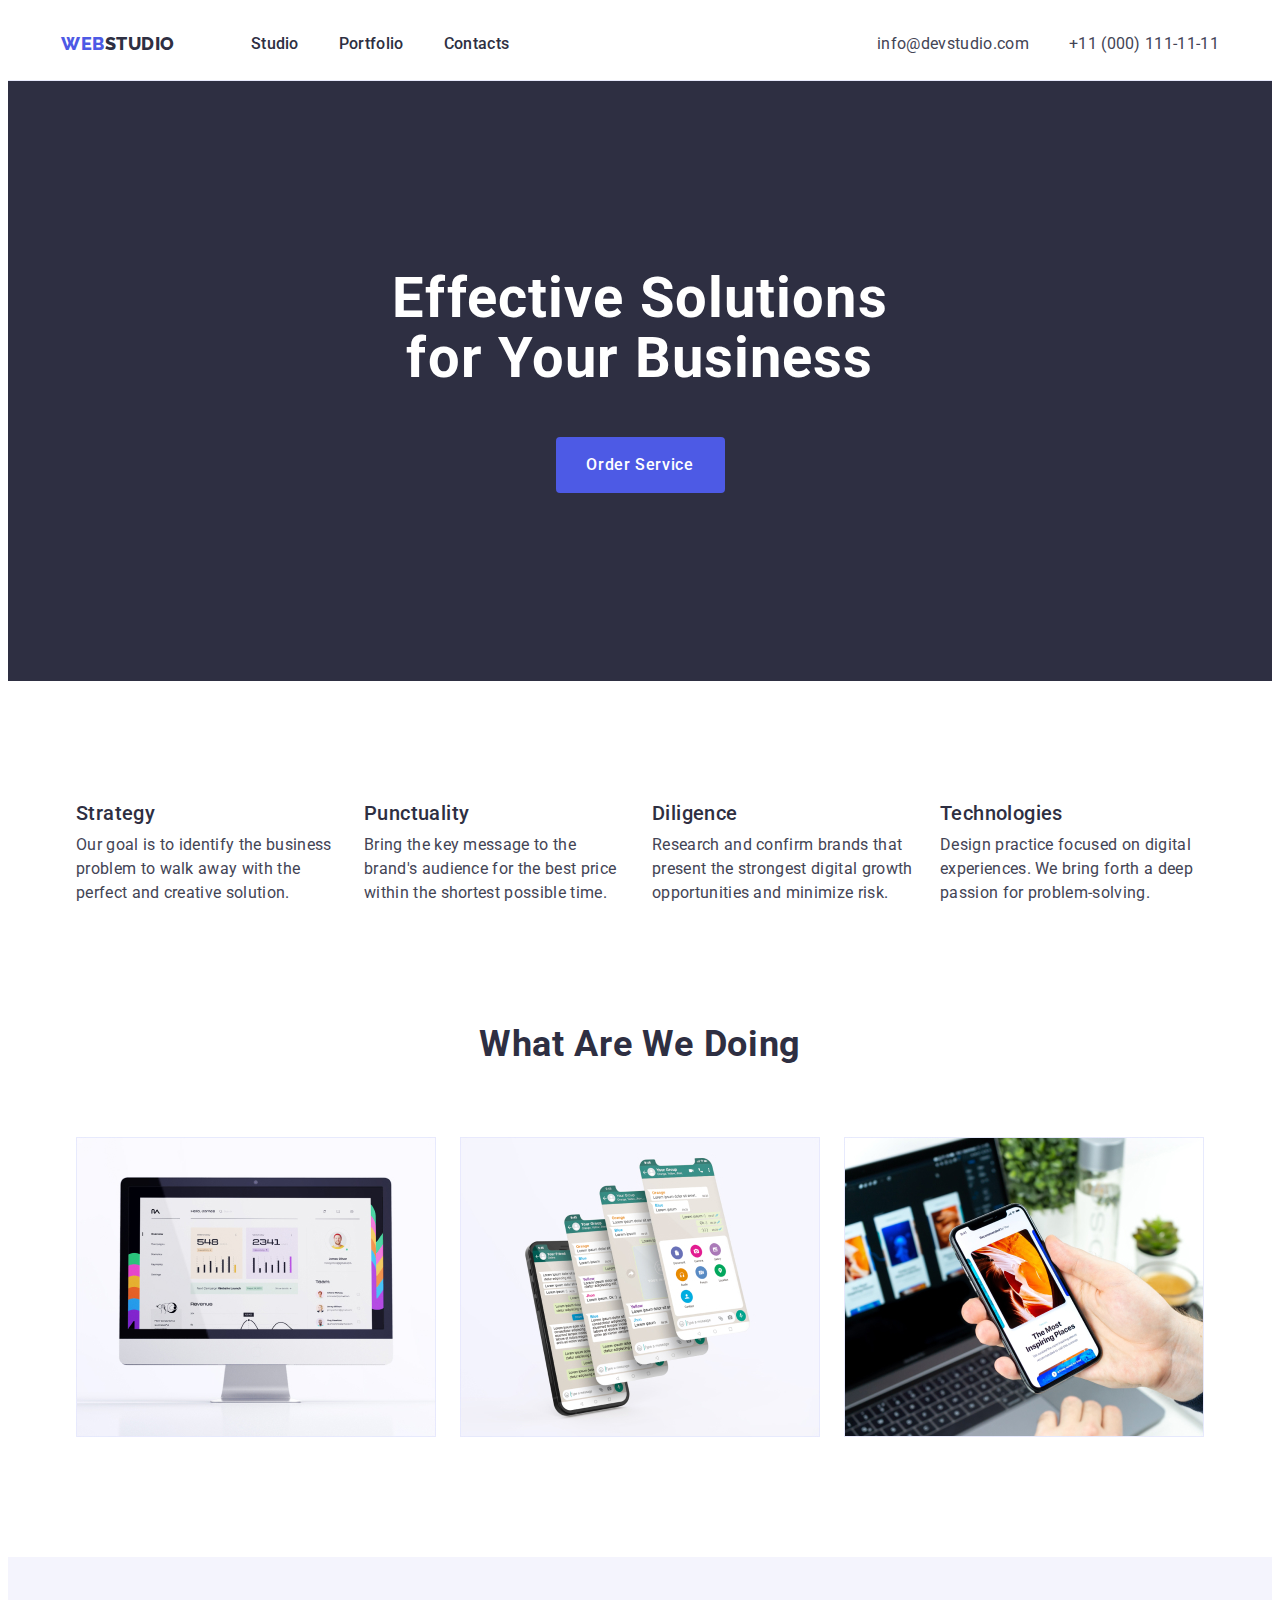
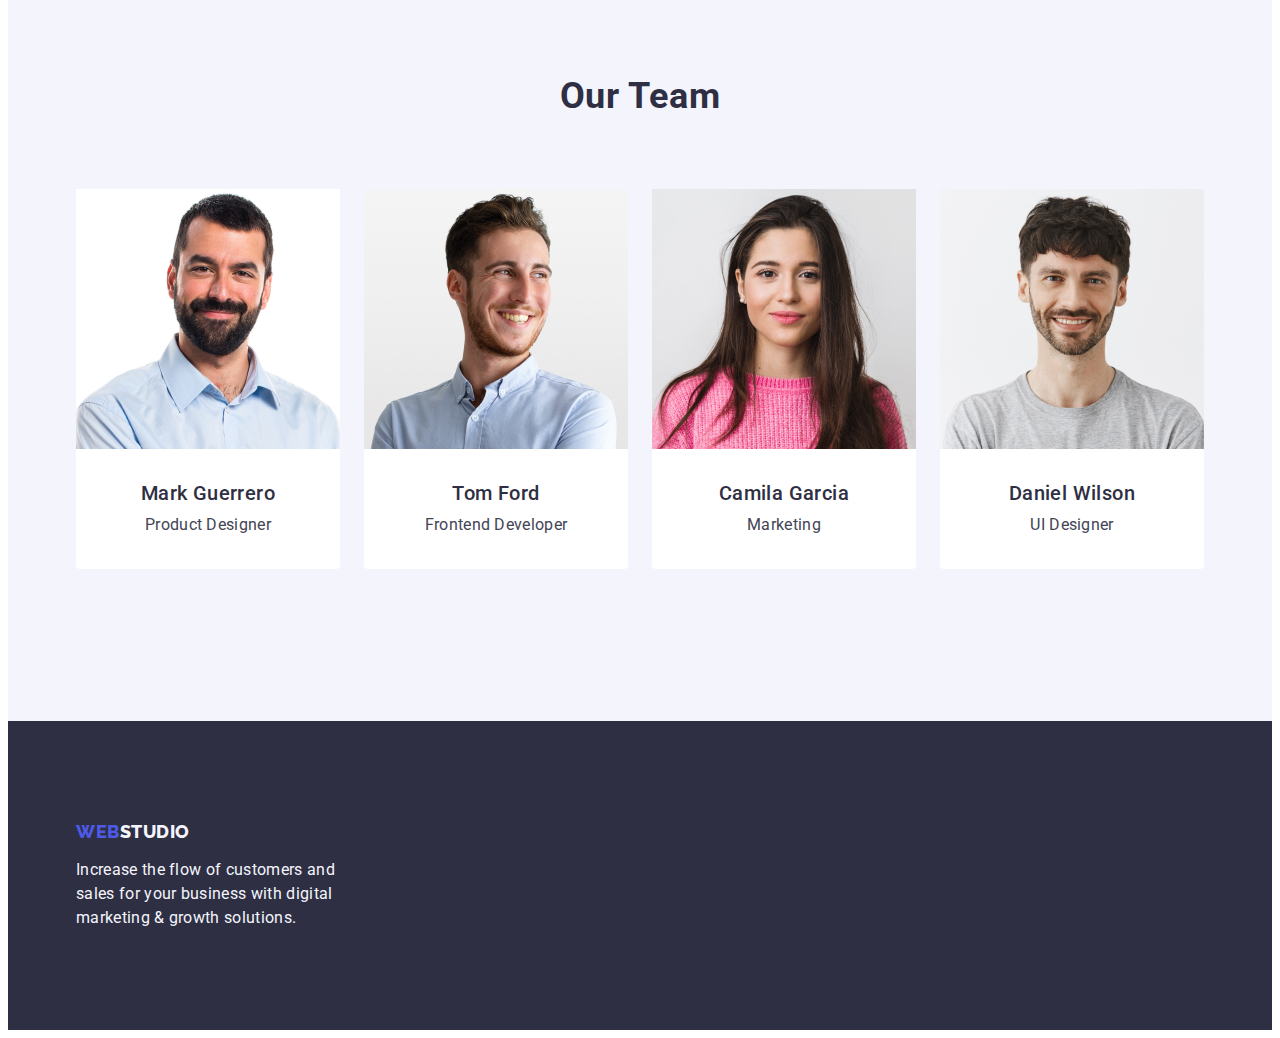
<file: index.html>
<!DOCTYPE html>
<html lang="en">
<head>
    <meta charset="UTF-8">
    <meta http-equiv="X-UA-Compatible" content="IE=edge">
    <meta name="viewport" content="width=device-width, initial-scale=1.0">
    <title>Business solutions</title>
    <link rel="preconnect" href="https://fonts.googleapis.com">
    <link rel="preconnect" href="https://fonts.gstatic.com" crossorigin>
    <link href="https://fonts.googleapis.com/css2?family=Raleway:wght@800&family=Roboto:wght@400;500;700;900&display=swap"
        rel="stylesheet">
    <link rel="stylesheet" href="https://cdnjs.cloudflare.com/ajax/libs/modern-normalize/2.0.0/modern-normalize.min.css" integrity="sha512-4xo8blKMVCiXpTaLzQSLSw3KFOVPWhm/TRtuPVc4WG6kUgjH6J03IBuG7JZPkcWMxJ5huwaBpOpnwYElP/m6wg==" crossorigin="anonymous" referrerpolicy="no-referrer" />
    <link rel="stylesheet" href="./css/styles.css">
    <link rel="stylesheet" href="portfolio.html">
</head>
<body>
    <header class="header">
        <div class="container header-container">
        <nav class="header-navigation">
            <a href="./index.html" class="header-logo-link link">Web<span class="header-logo-color">Studio</span></a>
        <ul class="header-list list">
            <li class="header-item"><a class="header-link link" href="./index.html">Studio</a></li>
            <li class="header-item"><a class="header-link link" href="./portfolio.html">Portfolio</a></li>
            <li class="header-item"><a class="header-link link" href="">Contacts</a></li>
        </ul>
        </nav>
        <address class="header-address">
        <ul class="header-address-list list">
            <li class="header-address-item"><a class="header-address-link link" href="mailto:info@devstudio.com">info@devstudio.com</a></li>
            <li class="header-address-item"><a class="header-address-link link" href="tel:+110001111111">+11 (000) 111-11-11</a></li>
        </ul>
        </address>
        </div>
    </header>
    <main class="main">
        <section class="main-section">
            <div class="container main-container">
            <h1 class="main-section-title">Effective Solutions
            for Your Business</h1>
            <button type="button" class="main-section-button">Order Service</button>
            </div>
        </section>
        <section class="main-content">
            <div class="container">
            <h2 class="visually-hidden">Features</h2>
            <ul class="main-content-list list">
                <li class="main-content-item">
                    <h3 class="main-content-name">Strategy</h3>
                    <p class="main-content-text">Our goal is to identify the business
                    problem to walk away with the perfect and creative solution.</p>
                </li>
                <li class="main-content-item">
                    <h3 class="main-content-name">Punctuality</h3>
                    <p class="main-content-text">Bring the key message to the brand's audience for the best price within the shortest possible time.</p>
                </li>
                <li class="main-content-item">
                    <h3 class="main-content-name">Diligence</h3>
                    <p class="main-content-text">Research and confirm brands that present the strongest digital growth opportunities and minimize risk.</p>
                </li>
                <li class="main-content-item">
                    <h3 class="main-content-name">Technologies</h3>
                    <p class="main-content-text">Design practice focused on digital experiences. We bring forth a deep passion for problem-solving.</p>
                </li>
            </ul>
            </div>
        </section>
        <section class="main-content-pictures">
            <div class="container">
            <h2 class="main-pictures-text">What are we doing</h2>
            <ul class="main-pictures-list list">
                <li class="main-list-photo"><img src="./images/gadget1.jpg" alt="computer" width="360"></li>
                <li class="main-list-photo"><img src="./images/gadget2.jpg" alt="mobile phones" width="360"></li>
                <li class="main-list-photo"><img src="./images/gadget3.jpg" alt="laptop and mobile phone" width="360"></li>
            </ul>
            </div>
        </section>
        <section class="main-content-team">
            <div class="container">
            <h2 class="main-team-titel">Our Team</h2>
            <ul class="main-team-list list">
                <li class="main-team-item"> <img src="./images/team_card1.jpg" alt="employee of the company 1" width="264">
                    <div class="main-item-workers">
                    <h3 class="main-team-name">Mark Guerrero</h3>
                    <p class="main-team-text">Product Designer</p>
                    </div>
                </li>
                <li class="main-team-item"><img src="./images/team_card2.jpg" alt="employee of the company 2" width="264">
                    <div class="main-item-workers">
                    <h3 class="main-team-name">Tom Ford</h3>
                    <p class="main-team-text">Frontend Developer</p>
                    </div>
                </li>
                <li class="main-team-item"><img src="./images/team_card3.jpg" alt="employee of the company 3" width="264">
                    <div class="main-item-workers">
                    <h3 class="main-team-name">Camila Garcia</h3>
                    <p class="main-team-text">Marketing</p>
                    </div>
                </li>
                <li class="main-team-item"><img src="./images/team_card4.jpg" alt="employee of the company 4" width="264">
                    <div class="main-item-workers">
                    <h3 class="main-team-name">Daniel Wilson</h3>
                    <p class="main-team-text">UI Designer</p>
                    </div>
                </li>
            </ul>  
            </div> 
        </section>
    </main>
    <footer class="footer">
        <div class="container">
        <a href="./index.html" class="footer-logo-link link">Web<span class="footer-logo-color">Studio</span></a>
        <p class="footer-text">Increase the flow of customers and sales for your business with digital marketing & growth solutions.</p>
        </div>
    </footer>
</body>
</html>
</file>
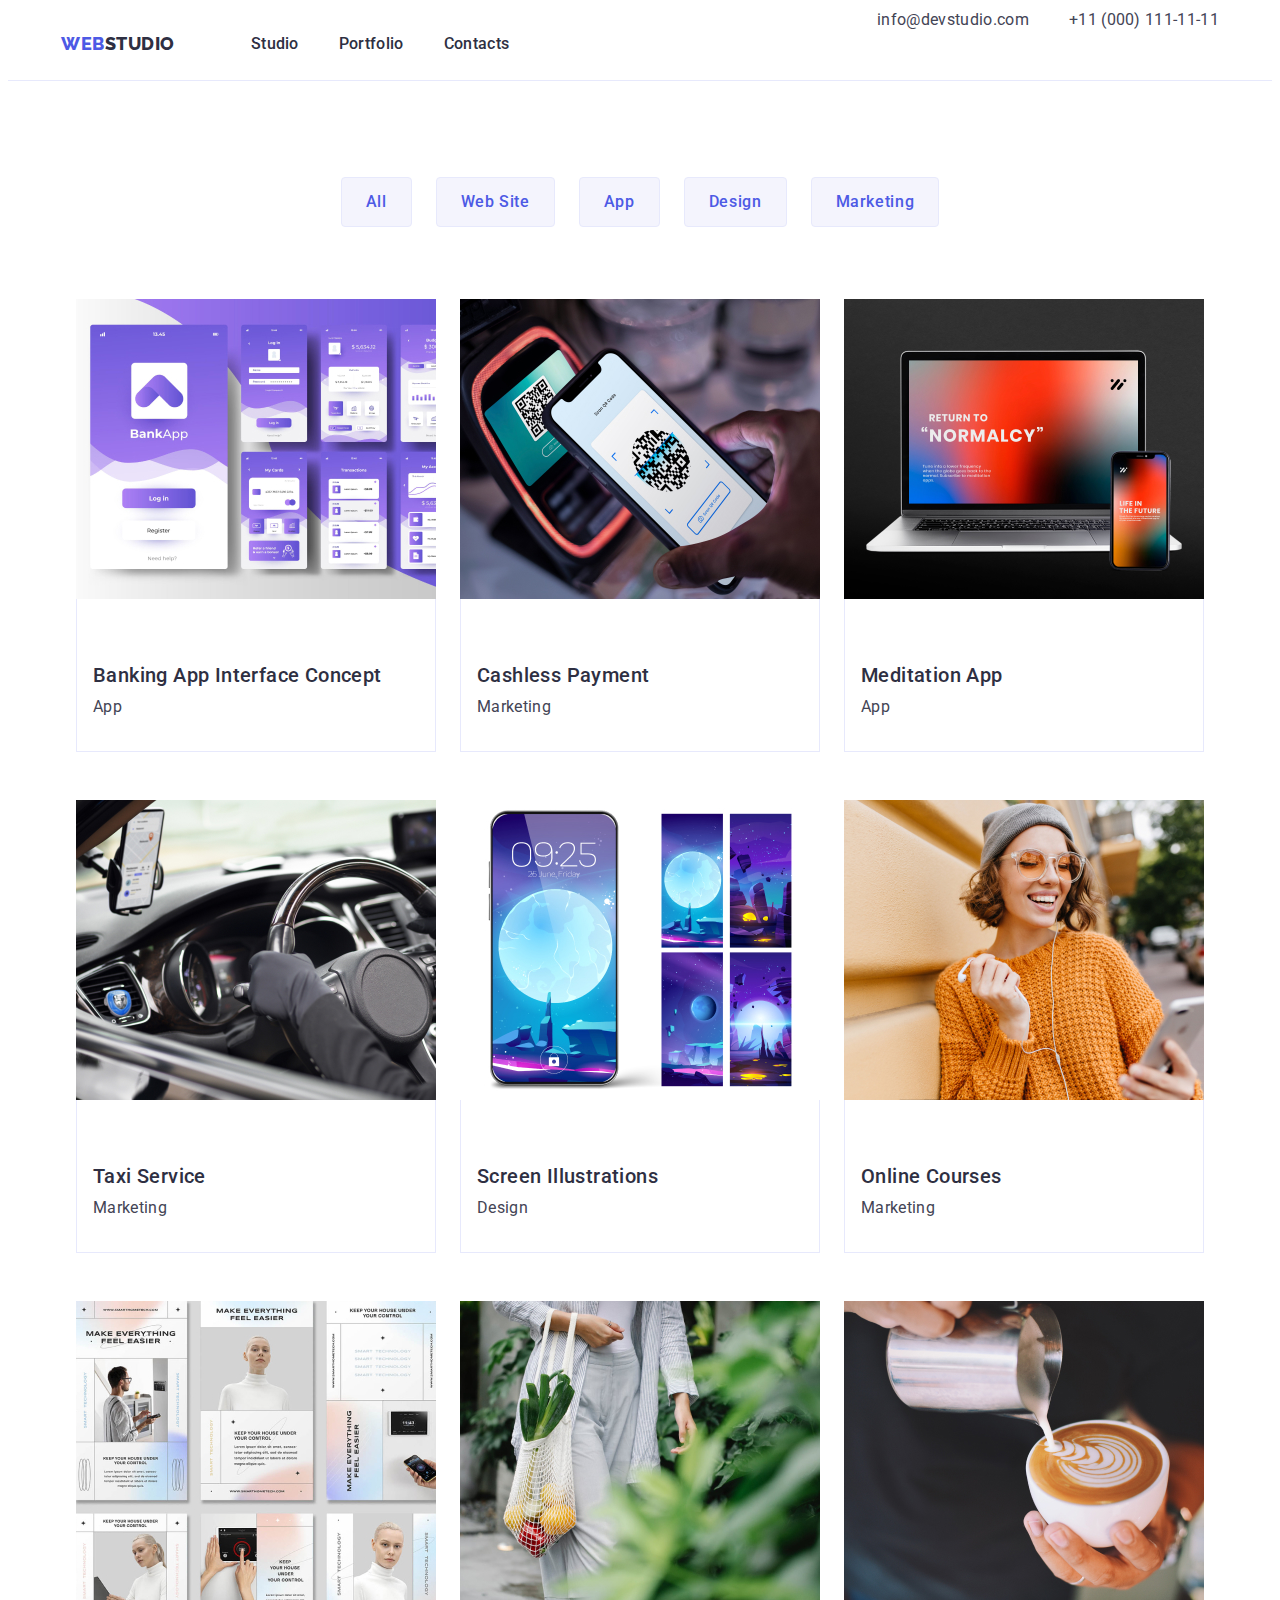
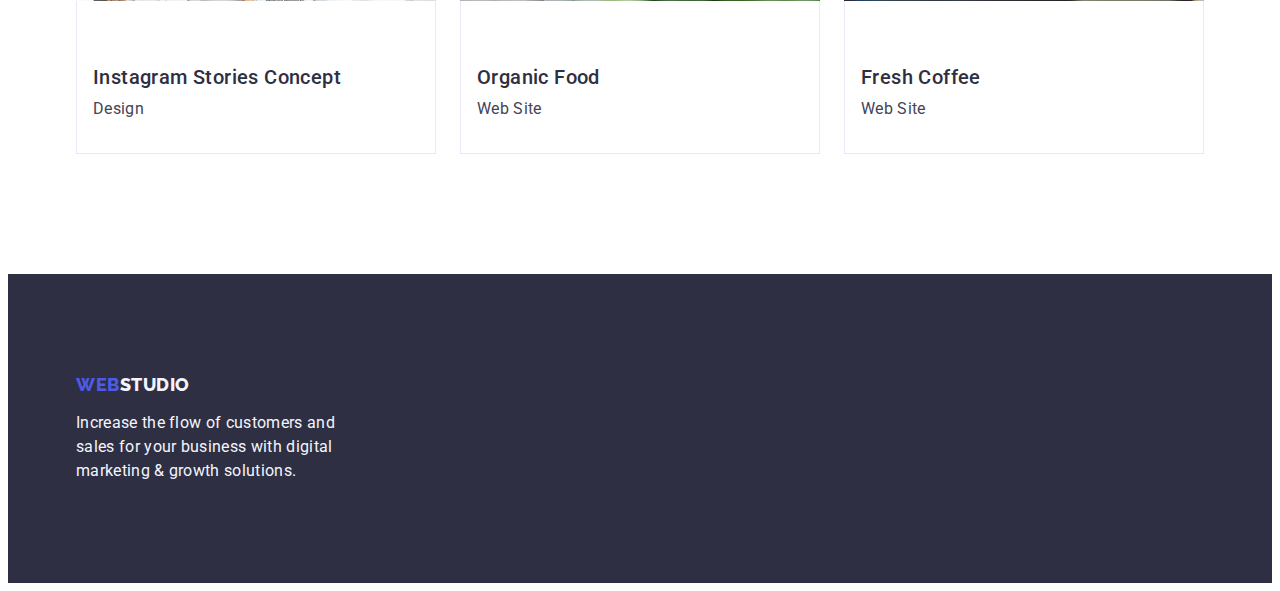
<file: portfolio.html>
<!DOCTYPE html>
<html lang="en">
<head>
    <meta charset="UTF-8">
    <meta http-equiv="X-UA-Compatible" content="IE=edge">
    <meta name="viewport" content="width=device-width, initial-scale=1.0">
    <title>Portfolio</title>
    <link rel="preconnect" href="https://fonts.googleapis.com">
    <link rel="preconnect" href="https://fonts.gstatic.com" crossorigin>
    <link href="https://fonts.googleapis.com/css2?family=Raleway:wght@800&family=Roboto:wght@400;500;700;900&display=swap"
        rel="stylesheet">
    <link rel="stylesheet" href="https://cdnjs.cloudflare.com/ajax/libs/modern-normalize/2.0.0/modern-normalize.min.css" integrity="sha512-4xo8blKMVCiXpTaLzQSLSw3KFOVPWhm/TRtuPVc4WG6kUgjH6J03IBuG7JZPkcWMxJ5huwaBpOpnwYElP/m6wg==" crossorigin="anonymous" referrerpolicy="no-referrer" />
    <link rel="stylesheet" href="./css/styles.css">
    <link rel="stylesheet" href="index.html">
</head>
<body>
    <header class="header">
        <div class="container header-container-portfolio">
        <nav class="header-navigation header-navigation-portfolio">
            <a href="./index.html" class="header-logo-link link">Web<span class="header-logo-color">Studio</span></a>
            <ul class="header-list list">
                <li class="header-item"><a class="header-link link" href="./index.html">Studio</a></li>
                <li class="header-item"><a class="header-link link" href="./portfolio.html">Portfolio</a></li>
                <li class="header-item"><a class="header-link link" href="">Contacts</a></li>
            </ul>
        </nav>
        <address class="header-address">
            <ul class="header-portfolio-address-list list">
                <li class="header-address-item"><a class="header-address-link link" href="mailto:info@devstudio.com">info@devstudio.com</a></li>
                <li class="header-address-item"><a class="header-address-link link" href="tel:+110001111111">+11 (000) 111-11-11</a></li>
            </ul>
        </address>
        </div>
    </header>
    <main class="main-portfolio">
        <section class="main-portfolio-section">
            <div class="container">
            <h1 style="display: none;">Projects</h1>
            <ul class="main-portfolio-section-list list">
                <li class="main-portfolio-section-item"><button type="button" class="main-portfolio-section-button">All</button></li>
                <li class="main-portfolio-section-item"><button type="button" class="main-portfolio-section-button">Web Site</button></li>
                <li class="main-portfolio-section-item"><button type="button" class="main-portfolio-section-button">App</button></li>
                <li class="main-portfolio-section-item"><button type="button" class="main-portfolio-section-button">Design</button></li>
                <li class="main-portfolio-section-item"><button type="button" class="main-portfolio-section-button">Marketing</button></li>
            </ul>
          <ul class="main-portfolio-photo-list list">
            <li class="main-portfolio-photo-item">
                <a href="" class="link">  
                <img src="./images/portfolio1.jpg" alt="mobile application" width="360" height="300"/>
                <div class="link-name">
                <h2 class="main-portfolio-photo-name">Banking App Interface Concept</h2>
                <p class="main-portfolio-photo-text">App</p>
                </div>
            </a>
            </li>
            <li class="main-portfolio-photo-item">
                <a href="" class="link">
                <img src="./images/portfolio2.jpg" alt="mobile application" width="360" height="300"/>
                <div class="link-name">
                <h2 class="main-portfolio-photo-name">Cashless Payment</h2>
                <p class="main-portfolio-photo-text">Marketing</p>
                </div>
            </a>
            </li>
            <li class="main-portfolio-photo-item">
                <a href="" class="link">
                <img src="./images/portfolio3.jpg" alt="gadgets" width="360" height="300"/>
                <div class="link-name">
                <h2 class="main-portfolio-photo-name">Meditation App</h2>
                <p class="main-portfolio-photo-text">App</p>
                </div>
            </a>
            </li>
            <li class="main-portfolio-photo-item">
                <a href="" class="link">
                <img src="./images/portfolio4.jpg" alt="a car and a phone" width="360" height="300"/>
                <div class="link-name">
                <h2 class="main-portfolio-photo-name">Taxi Service</h2>
                <p class="main-portfolio-photo-text">Marketing</p>
                </div>
            </a>
            </li>
            <li class="main-portfolio-photo-item">
                <a href="" class="link">
                <img src="./images/portfolio5.jpg" alt="phone" width="360" height="300"/>
                <div class="link-name">
                <h2 class="main-portfolio-photo-name">Screen Illustrations</h2>
                <p class="main-portfolio-photo-text">Design</p>
                </div>
            </a>
            </li>
            <li class="main-portfolio-photo-item">
            <a href="" class="link">
                <img src="./images/portfolio6.jpg" alt="a girl with a phone" width="360" height="300"/>
                <div class="link-name">
                <h2 class="main-portfolio-photo-name">Online Courses</h2>
                <p class="main-portfolio-photo-text">Marketing</p>
                </div>
            </a>
            </li>
            <li class="main-portfolio-photo-item">
                <a href="" class="link">
                <img src="./images/portfolio7.jpg" alt="instagram content" width="360" height="300"/>
                <div class="link-name">
                <h2 class="main-portfolio-photo-name">Instagram Stories Concept</h2>
                <p class="main-portfolio-photo-text">Design</p>
                </div>
                </a>
            </li>
            <li class="main-portfolio-photo-item">
                <a href="" class="link">
                <img src="./images/portfolio8.jpg" alt="fruits in a bag" width="360" height="300"/>
                <div class="link-name">
                <h2 class="main-portfolio-photo-name">Organic Food</h2>
                <p class="main-portfolio-photo-text">Web Site</p>
                </div>
            </a>
            </li>
            <li class="main-portfolio-photo-item">
                <a href="" class="link">
                <img src="./images/portfolio9.jpg" alt="cup of coffee" width="360" height="300"/>
                <div class="link-name">
                <h2 class="main-portfolio-photo-name">Fresh Coffee</h2>
                <p class="main-portfolio-photo-text">Web Site</p>
                </div>
                </a>
            </li>
          </ul>
          </div>
        </section>
    </main>
    <footer class="footer">
        <div class="container">
        <a href="./index.html" class="footer-logo-link link">Web<span class="footer-logo-color">Studio</span></a>
        <p class="footer-text">Increase the flow of customers and sales for your business with digital marketing & growth solutions.</p>
        </div>
    </footer>
</body>
</html>
</file>
<file: css/styles.css>
:root {
    --titel-color:#2E2F42;
}

body {
    font-family: "Roboto", sans-serif;
    color: #434455;
    background-color: #FFFFFF;
    
}
p, h1, h2, h3, h4, h5, h6 {
    margin: 0;
}

ul, ol {
    margin: 0;
    padding: 0;
}
img {
    display: block;
}

.container {
    width: 1128px;
    padding-left: 15px;
    padding-right: 15px;
    margin: 0 auto;
}

/**-------------- HEADER --------------*/

.header {
    border-bottom: 1px solid #e7e9fc;

}

.header-container {
    display: flex;
    align-items: center;
    width: 1158px
    
}

.header-logo-link {
            font-family: 'Raleway', sans-serif;
            font-weight: 800;
            font-size: 18px;
            line-height: 1.17;
            /* identical to box height, or 117% */
            display: flex;
            align-items: center;
            letter-spacing: 0.03em;
            text-transform: uppercase;
        
            /* IRIS */
            color: #4D5AE5;
            margin-right: 76px;
}

.list {
    list-style: none;
}

.link {
    text-decoration: none;
}
.header-logo-color {
        font-family: 'Raleway', sans-serif;
        font-weight: 800;
        font-size: 18px;
        line-height: 1.17;
        /* identical to box height, or 117% */
        display: flex;
        align-items: center;
        letter-spacing: 0.03em;
        text-transform: uppercase;
    
        /* NAVY BLUE */
        color: #2E2F42;
}

.header-list {
    display: flex;
    gap: 40px;

}


.header-navigation {
    display: flex;
    align-items: center;
}

.header-link {
        font-weight: 500;
        font-size: 16px;
        line-height: 1.5;
        /* identical to box height, or 150% */
        letter-spacing: 0.02em;
    
        /* NAVY BLUE */
        color: #2E2F42;
        padding: 24px 0;
}
.header-link:hover {
    color: #404bbf;
}
.header-link:focus {
    color: #404bbf;
}

.header-address {
    font-style: normal;
    margin-left: auto;
}

.header-address-list {
    display: flex;
    gap: 40px;
}

.header-address-link {
    font-family: 'Roboto';
    font-style: normal;
    font-weight: 400;
    font-size: 16px;
    line-height: 1.5;
    /* identical to box height, or 150% */
    letter-spacing: 0.02em;
    
    /* SLATE */
    color: #434455;
}
.header-address-link:hover {
    color: #404bbf;
}
.header-address-link:focus {
    color: #404bbf;
}


/**-------------- SECTION --------------*/

.main-section { background-color: #2E2F42;
    padding-top: 188px;
    padding-bottom: 188px;
}

.main-section-title {
        font-weight: 700;
        font-size: 56px;
        line-height: 1.07;
        /* or 107% */
        text-align: center;
        letter-spacing: 0.02em;
    
        /* WHITE */
        color: #FFFFFF;
        margin-bottom: 88px;
        max-width: 496px;
        margin: 0 auto;
        margin-bottom: 48px;
    
}

.main-section-button {
        width: 169px;
        height: 56px;
        font-family: inherit;
        font-weight: 500;
        font-size: 16px;
        line-height: 1.5;
        /* identical to box height, or 150% */
        display: flex;
        align-items: center;
        letter-spacing: 0.04em;
    
        /* WHITE */
        color: #FFFFFF;
        cursor: pointer;
        background-color: #4D5AE5;
        border-radius: 4px;
        margin: 0 auto;
        display: block;
        min-width: 169px;
        border: none;
    
}

.main-section-button:hover {
    background-color:#404BBF;
}

.main-section-button:focus {
    background-color:#404BBF;
}

/**-------------- CONTENT --------------*/
.main-content {
    padding-top: 120px;
    padding-bottom: 120px;
}

.visually-hidden {
    position: absolute;
    width: 1px;
    height: 1px;
    margin: -1px;
    border: 0;
    padding: 0;
    white-space: nowrap;
    clip-path: inset(100%);
    clip: rect(0 0 0 0);
    overflow: hidden;
        font-weight: 500;
        font-size: 20px;
        line-height: 1.2;
        /* identical to box height, or 120% */
        letter-spacing: 0.02em;
    
        /* NAVY BLUE */
        color: var(--titel-color);

}
.main-content-name {
       font-weight: 500;
       font-size: 20px;
       line-height: 1.2;
       /* identical to box height, or 120% */
       letter-spacing: 0.02em;
       margin-bottom: 8px;

/* NAVY BLUE */
color: var(--titel-color);

}

.main-content-list {
    display: flex;
    gap: 24px;
}

.main-content-text {
    font-weight: 400;
        font-size: 16px;
        line-height: 1.5;
        /* or 150% */
        letter-spacing: 0.02em;
    
        /* SLATE */
        color: #434455;
        max-width: 264px;
}

/**-------------- PICTURES --------------*/

.main-content-pictures {
    padding-bottom: 120px;
}

.main-pictures-list {
    display: flex;
    gap: 24px;
}

.main-list-photo {
    width: calc((100% - 48px)/ 3); 
}

.main-pictures-text {
    font-weight: 700;
        font-size: 36px;
        line-height: 1.11;
        /* identical to box height, or 111% */
        text-align: center;
        letter-spacing: 0.02em;
        text-transform: capitalize;
    
        /* NAVY BLUE */
        color: var(--titel-color);
        margin-bottom: 72px;
}

/**-------------- TEAM --------------*/

.main-content-team {
    background-color: #F4F4FD;
    padding: 120px 0 120px;
    
}

.main-team-list {
   background-color: #F4F4FD;
   display: flex;
   gap: 24px;
}

.main-team-item {
    background-color: #FFFFFF;
    margin-bottom: 32px;
    width: calc((100% - 72px)/ 4);
    border-radius: 0px 0px 4px 4px;
}

.main-team-titel {
    font-weight: 700;
        font-size: 36px;
        line-height: 1.11;
        /* identical to box height, or 111% */
        text-align: center;
        letter-spacing: 0.02em;
        text-transform: capitalize;
    
        /* NAVY BLUE */
        color: var(--titel-color);
        margin-bottom: 72px;
}

.main-item-workers {
    padding-top: 32px;
    padding-bottom: 32px;
    padding-left: 16px;
    padding-right: 16px;
}


.main-team-name {
        font-weight: 500;
        font-size: 20px;
        line-height: 1.2;
        /* identical to box height, or 120% */
        text-align: center;
        letter-spacing: 0.02em;
    
        /* NAVY BLUE */
        color: var(--titel-color);
        margin-bottom: 8px;
        
       
}

.main-team-text {
        font-weight: 400;
        font-size: 16px;
        line-height: 1.5;
        /* identical to box height, or 150% */
        text-align: center;
        letter-spacing: 0.02em;
    
        /* SLATE */
        color: #434455;

        
}

/**-------------- FOOTER --------------*/

.footer { 
    background-color: #2E2F42;
    padding-top: 100px;
    padding-bottom: 100px;
}

.footer-text {
    font-weight: 400;
    font-size: 16px;
    line-height: 1.5;
    /* or 150% */
    letter-spacing: 0.02em;

    /* CLOUD */
    color: #F4F4FD;

    max-width: 264px;
}

.footer-logo-link {
        font-family: 'Raleway', sans-serif;
        font-weight: 800;
        font-size: 18px;
        line-height: 1.17;
        /* identical to box height, or 117% */
        letter-spacing: 0.03em;
        text-transform: uppercase;
    
        /* IRIS */
        color: #4D5AE5;

        margin-bottom: 16px;
        display: inline-block;
}

.footer-logo-color {
        
        /* CLOUD */
        color: #F4F4FD;
        display: inline-block;

}


/**---------Portfolio--------**/

/**-------------- HEADER PORTFOLIO --------------*/

 img {
    display: block;
 }

.header {
    border-bottom: 1px solid #e7e9fc;

}

.header-container-portfolio {
    display: flex;
    width: 1158px;
}

.header-navigation-portfolio {
    display: flex;
}

.header-portfolio-address-list {
    display: flex;
    gap: 40px;
}

.header-address-link {
    font-family: 'Roboto';
    font-style: normal;
    font-weight: 400;
    font-size: 16px;
    line-height: 1.5;
    /* identical to box height, or 150% */
    letter-spacing: 0.02em;
    
    /* SLATE */
    color: #434455;

}

.header-address-link:hover {
    color: #404bbf;
}

.header-address-link:focus {
    color: #404bbf;
}

.list {
    list-style: none;
}

.header-link {
    font-weight: 500;
    font-size: 16px;
    line-height: 1.5;
    /* identical to box height, or 150% */
    letter-spacing: 0.02em;

    /* NAVY BLUE */
    color: #2E2F42;
}

.header-link:hover {
    color: #404bbf;
}

.header-link:focus {
    color: #404bbf;
}

.header-list {
    padding: 24px 0;
}

.header-logo-link {
        font-family: 'Raleway', sans-serif;
        font-weight: 800;
        font-size: 18px;
        line-height: 1.17;
        /* identical to box height, or 117% */
        display: flex;
        align-items: center;
        letter-spacing: 0.03em;
        text-transform: uppercase;
    
        /* IRIS */
        color: #4D5AE5;
}

.header-logo-color {
        font-family: 'Raleway', sans-serif;
        font-weight: 800;
        font-size: 18px;
        line-height: 1.17;
        /* identical to box height, or 117% */
        display: flex;
        align-items: center;
        letter-spacing: 0.03em;
        text-transform: uppercase;
    
        /* NAVY BLUE */
        color: #2E2F42;
}

/**-------------- MAIN PORTFOLIO --------------*/

.main-portfolio-section {
    padding: 96px 0 120px;
}

.main-portfolio-section-list {
    margin-bottom: 72px;
    display: flex;
    gap: 24px;
    justify-content: center;

}

.main-portfolio-section-button {
    font-family: inherit;
    font-weight: 500;
    font-size: 16px;
    line-height: 1.5;
    /* identical to box height, or 150% */
    display: flex;
    align-items: center;
    text-align: center;
    letter-spacing: 0.04em;

    /* IRIS */
    color: #4D5AE5;
    cursor: pointer;
    background-color: #F4F4FD;
    padding: 12px 24px;
    border: 1px solid #e7e9fc;
    border-radius: 4px;

}

.main-portfolio-section-button:hover {
color:  #FFFFFF;
background-color: #404BBF;
border: 1px solid transparent;
}

.main-portfolio-section-button:focus {
color:  #FFFFFF;
background-color: #404BBF;
border: 1px solid transparent;
}

.link {
text-decoration: none;
}

.link-name {
    padding: 32px 16px;
    border: 1px solid #e7e9fc;
    border-top: none;
}

.main-portfolio-photo-list {
    display: flex;
    flex-wrap: wrap;
    gap: 48px 24px;

}

.main-portfolio-photo-item {
    width: calc((100% - 48px)/ 3);
}

.main-portfolio-photo-name {
    font-weight: 500;
        font-size: 20px;
        line-height: 1.2;
        /* identical to box height, or 120% */
        letter-spacing: 0.02em;
    
        /* NAVY BLUE */
        color: #2E2F42;
        margin-top: 32px;
        margin-bottom: 8px;
}

.main-portfolio-photo-text {
    font-weight: 400;
        font-size: 16px;
        line-height: 1.5;
        /* identical to box height, or 150% */
        letter-spacing: 0.02em;
    
        /* SLATE */
        color: #434455;
}
</file>
